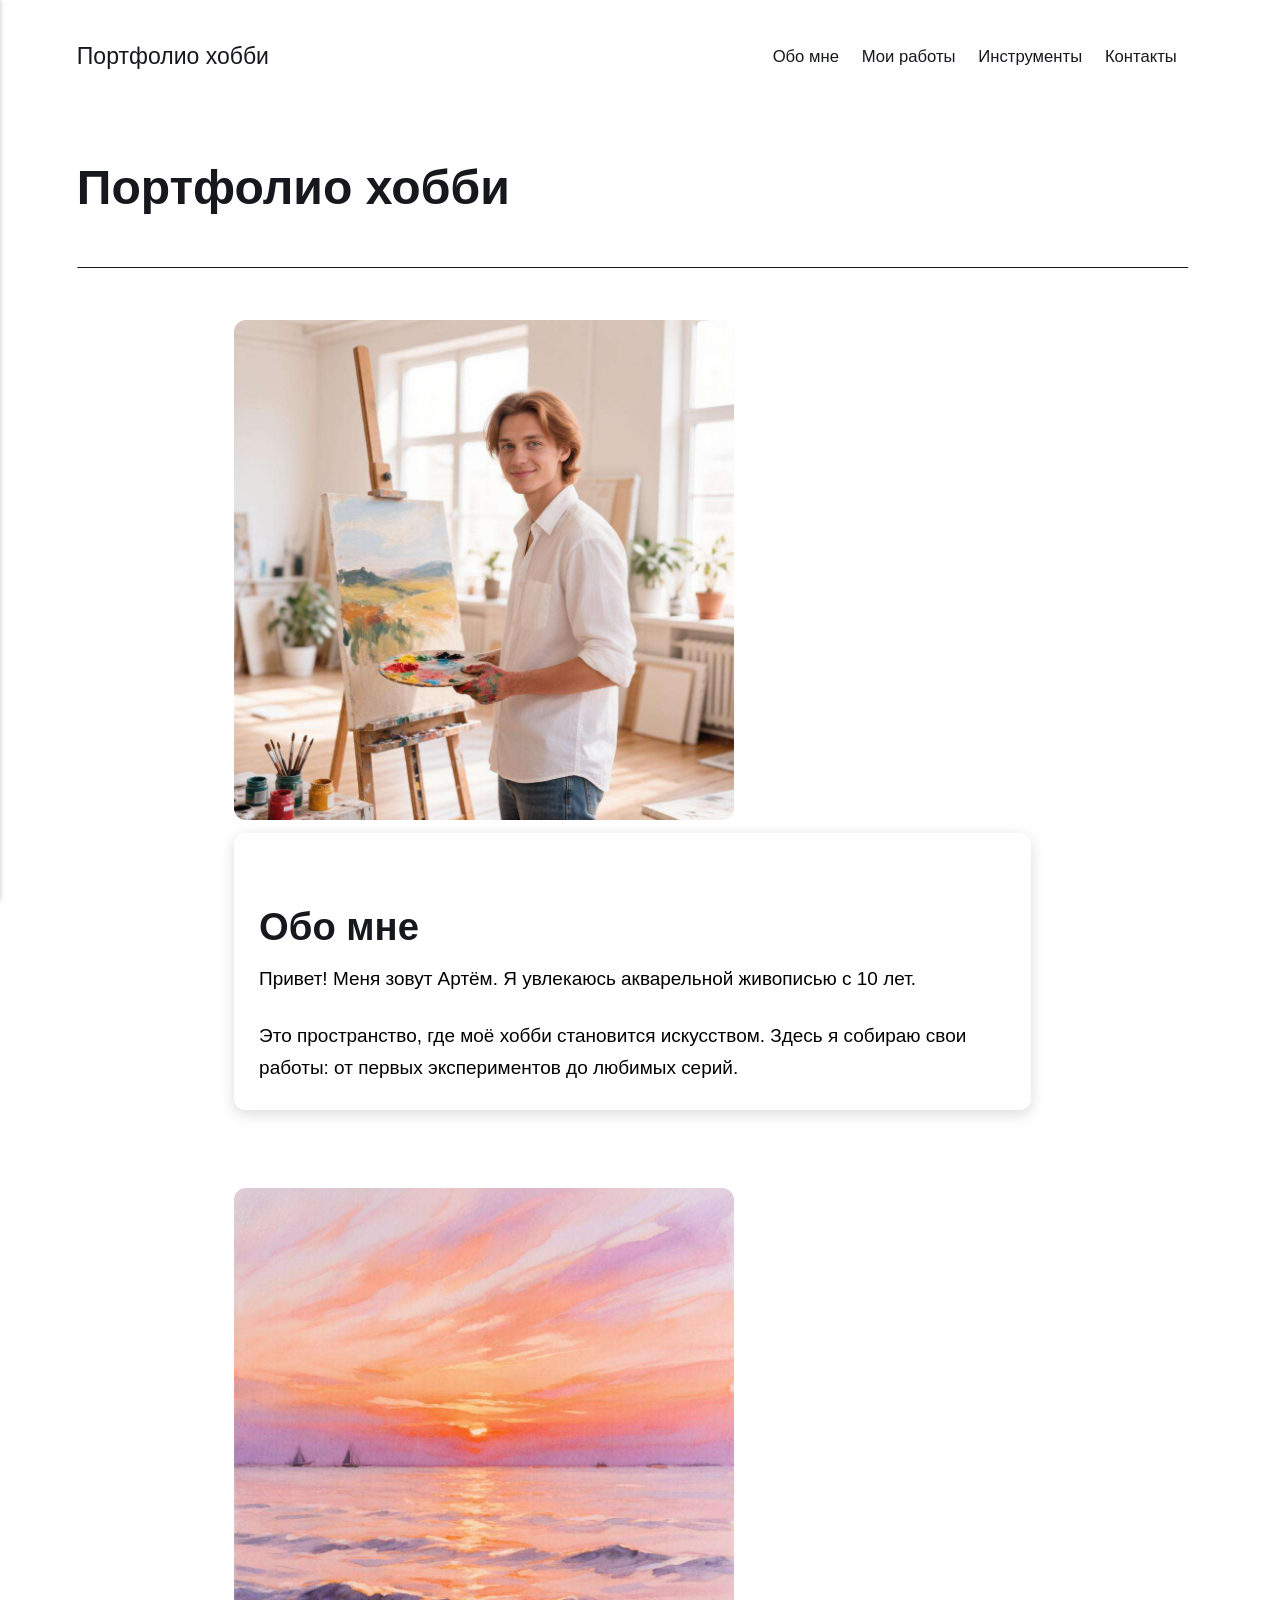
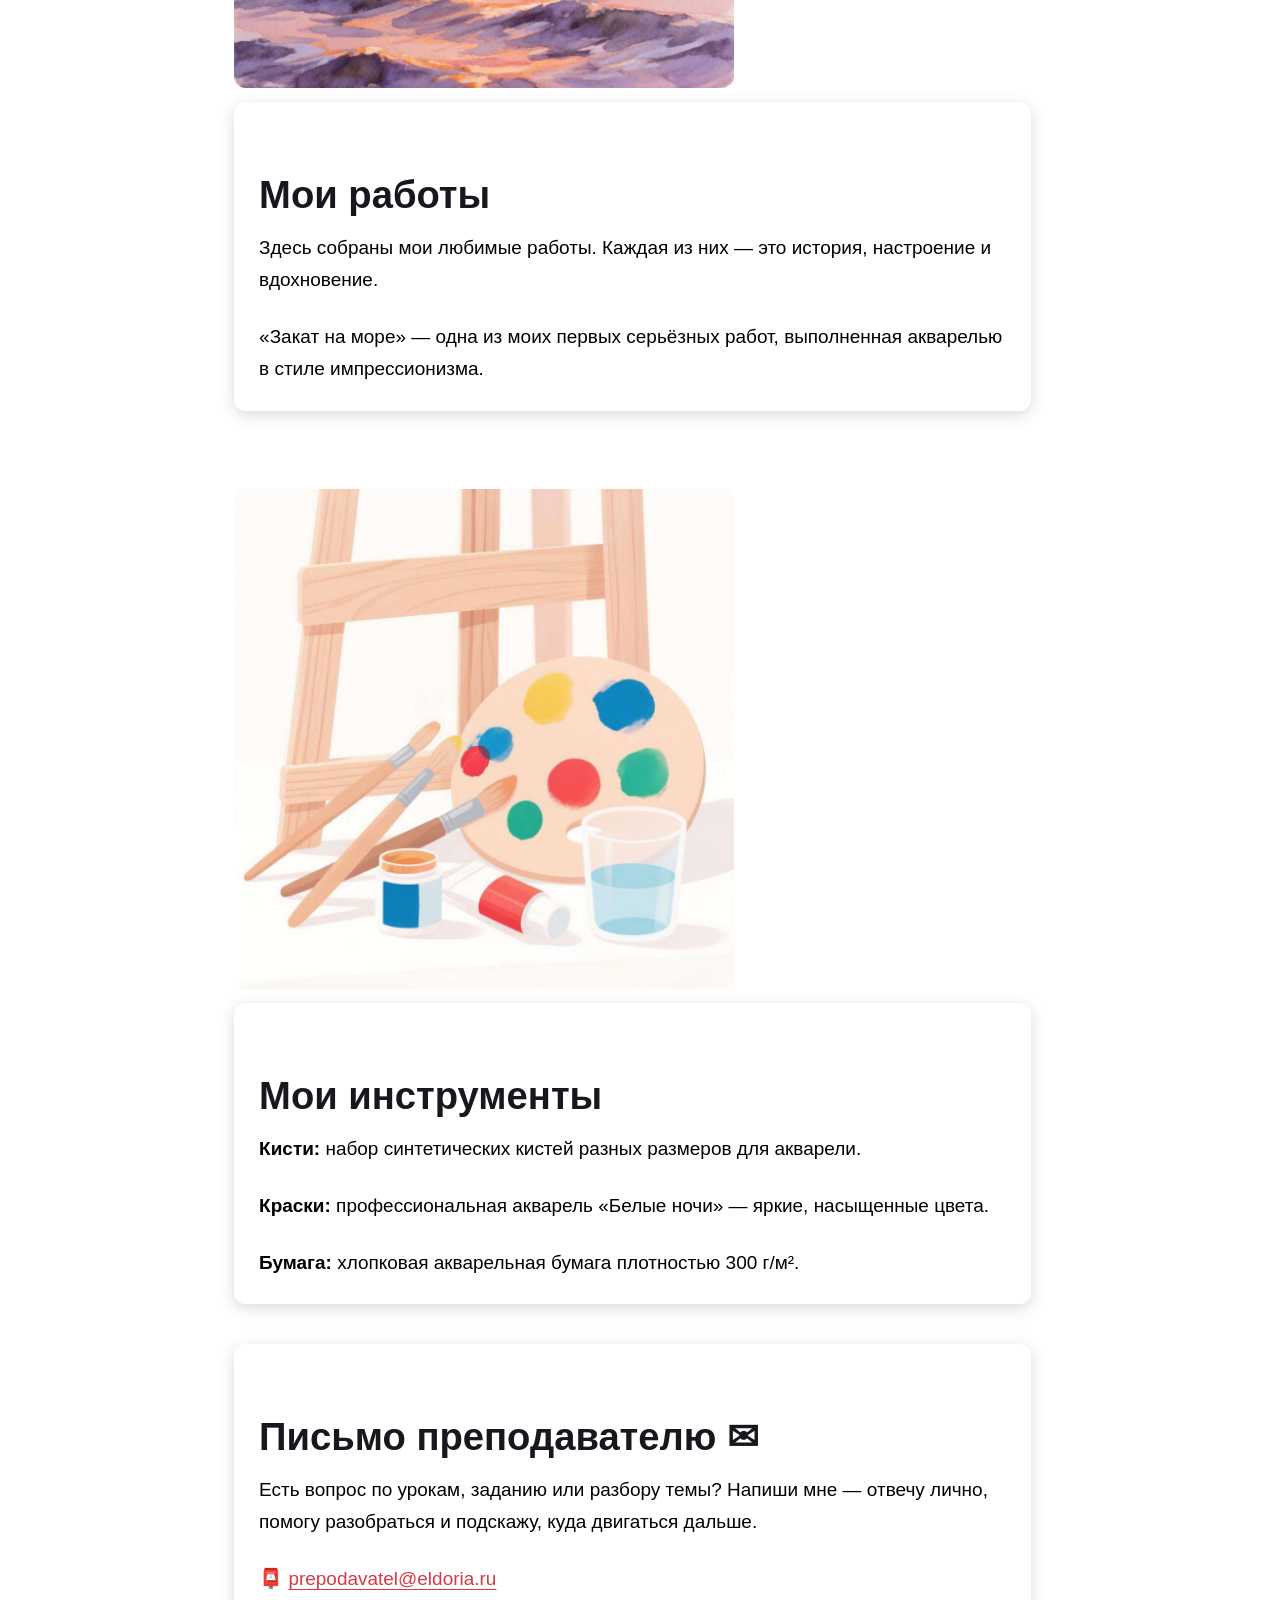
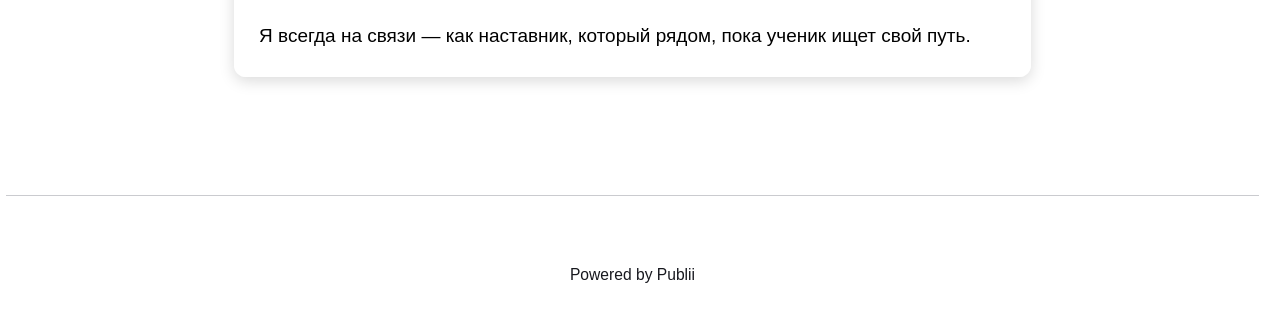
<file: index.html>
<!DOCTYPE html><html lang="en-gb"><head><meta charset="utf-8"><meta http-equiv="X-UA-Compatible" content="IE=edge"><meta name="viewport" content="width=device-width,initial-scale=1"><title>Портфолио хобби - Портфолио хобби</title><meta name="description" content="Обо мне Привет! Меня зовут Артём. Я увлекаюсь акварельной живописью с 10 лет. Это пространство, где моё хобби становится искусством. Здесь я собираю свои работы: от первых экспериментов до любимых серий. Здесь собраны мои любимые работы. Каждая из них — это история, настроение и вдохновение."><meta name="generator" content="Publii Open-Source CMS for Static Site"><link rel="canonical" href="./"><link rel="stylesheet" href="./assets/css/style.css?v&#x3D;ae92e1290906d1ebd7ad66adfafcbf0d"><script type="application/ld+json">{"@context":"http://schema.org","@type":"Article","mainEntityOfPage":{"@type":"WebPage","@id":"./"},"headline":"Портфолио хобби","datePublished":"2026-09-28T12:28+03:00","dateModified":"2026-09-28T13:26+03:00","description":"Обо мне Привет! Меня зовут Артём. Я увлекаюсь акварельной живописью с 10 лет. Это пространство, где моё хобби становится искусством. Здесь я собираю свои работы: от первых экспериментов до любимых серий. Здесь собраны мои любимые работы. Каждая из них — это история, настроение и вдохновение.","author":{"@type":"Person","name":"Калыкова Медина Кылычевна","url":"./authors/kalykova-medina-kylychevna/"},"publisher":{"@type":"Organization","name":"Калыкова Медина Кылычевна"}}</script><noscript><style>img[loading] {
                    opacity: 1;
                }</style></noscript></head><body class="page-template"><header class="top js-header"><a class="logo" href="./">Портфолио хобби</a><nav class="navbar js-navbar"><button class="navbar__toggle js-toggle" aria-label="Menu" aria-haspopup="true" aria-expanded="false"><span class="navbar__toggle-box"><span class="navbar__toggle-inner">Menu</span></span></button><ul class="navbar__menu"><li><a href="#about" target="_self">Обо мне</a></li><li><a href="#gallery" target="_self">Мои работы</a></li><li><a href="#tools" target="_self">Инструменты</a></li><li><a href="#contacts" target="_self">Контакты</a></li></ul></nav></header><main class="page"><article class="content"><div class="hero hero--noimage"><header class="hero__content"><div class="wrapper"><h1>Портфолио хобби</h1></div></header></div><div class="entry-wrapper content__entry"><figure class="post__image"><img loading="lazy" src="media/posts/1/avatar.jpeg" alt="Аватар" width="500" height="500" sizes="(max-width: 1920px) 100vw, 1920px" srcset="media/posts/1/responsive/avatar-xs.jpeg 640w, media/posts/1/responsive/avatar-sm.jpeg 768w, media/posts/1/responsive/avatar-md.jpeg 1024w, media/posts/1/responsive/avatar-lg.jpeg 1366w, media/posts/1/responsive/avatar-xl.jpeg 1600w, media/posts/1/responsive/avatar-2xl.jpeg 1920w"></figure><div class="text-bg"><h2 id="about">Обо мне</h2><p>Привет! Меня зовут Артём. Я увлекаюсь акварельной живописью с 10 лет.</p><p>Это пространство, где моё хобби становится искусством. Здесь я собираю свои работы: от первых экспериментов до любимых серий.</p></div><figure class="post__image"><img loading="lazy" src="media/posts/1/works.jpeg" alt="Мои работы" width="500" height="333" sizes="(max-width: 1920px) 100vw, 1920px" srcset="media/posts/1/responsive/works-xs.jpeg 640w, media/posts/1/responsive/works-sm.jpeg 768w, media/posts/1/responsive/works-md.jpeg 1024w, media/posts/1/responsive/works-lg.jpeg 1366w, media/posts/1/responsive/works-xl.jpeg 1600w, media/posts/1/responsive/works-2xl.jpeg 1920w"></figure><div class="text-bg"><h2 id="gallery">Мои работы</h2><p>Здесь собраны мои любимые работы. Каждая из них — это история, настроение и вдохновение.</p><p>«Закат на море» — одна из моих первых серьёзных работ, выполненная акварелью в стиле импрессионизма.</p></div><figure class="post__image"><img loading="lazy" src="media/posts/1/tools.jpeg" alt="Инструменты" width="500" height="333" sizes="(max-width: 1920px) 100vw, 1920px" srcset="media/posts/1/responsive/tools-xs.jpeg 640w, media/posts/1/responsive/tools-sm.jpeg 768w, media/posts/1/responsive/tools-md.jpeg 1024w, media/posts/1/responsive/tools-lg.jpeg 1366w, media/posts/1/responsive/tools-xl.jpeg 1600w, media/posts/1/responsive/tools-2xl.jpeg 1920w"></figure><div class="text-bg"><h2 id="tools">Мои инструменты</h2><p><strong>Кисти:</strong> набор синтетических кистей разных размеров для акварели.</p><p><strong>Краски:</strong> профессиональная акварель «Белые ночи» — яркие, насыщенные цвета.</p><p><strong>Бумага:</strong> хлопковая акварельная бумага плотностью 300 г/м².</p></div><div class="text-bg"><h2 id="contacts">Письмо преподавателю ✉</h2><p>Есть вопрос по урокам, заданию или разбору темы? Напиши мне — отвечу лично, помогу разобраться и подскажу, куда двигаться дальше.</p><p>📮 <a href="mailto:prepodavatel@eldoria.ru">prepodavatel@eldoria.ru</a></p><p>Я всегда на связи — как наставник, который рядом, пока ученик ищет свой путь.</p></div></div></article></main><footer class="footer"><div class="wrapper"><div class="footer__copyright"><p>Powered by Publii</p></div><button id="backToTop" class="footer__bttop" aria-label="Back to top" title="Back to top"><svg width="20" height="20"><use xlink:href="./assets/svg/svg-map.svg#toparrow"/></svg></button></div></footer><script defer="defer" src="./assets/js/scripts.min.js?v&#x3D;dafec4f87fead6718cb125f0b0fc8441"></script><script>window.publiiThemeMenuConfig={mobileMenuMode:'sidebar',animationSpeed:300,submenuWidth: 'auto',doubleClickTime:500,mobileMenuExpandableSubmenus:true,relatedContainerForOverlayMenuSelector:'.top'};</script><script>var images = document.querySelectorAll('img[loading]');
        for (var i = 0; i < images.length; i++) {
            if (images[i].complete) {
                images[i].classList.add('is-loaded');
            } else {
                images[i].addEventListener('load', function () {
                    this.classList.add('is-loaded');
                }, false);
            }
        }</script></body></html>
</file>
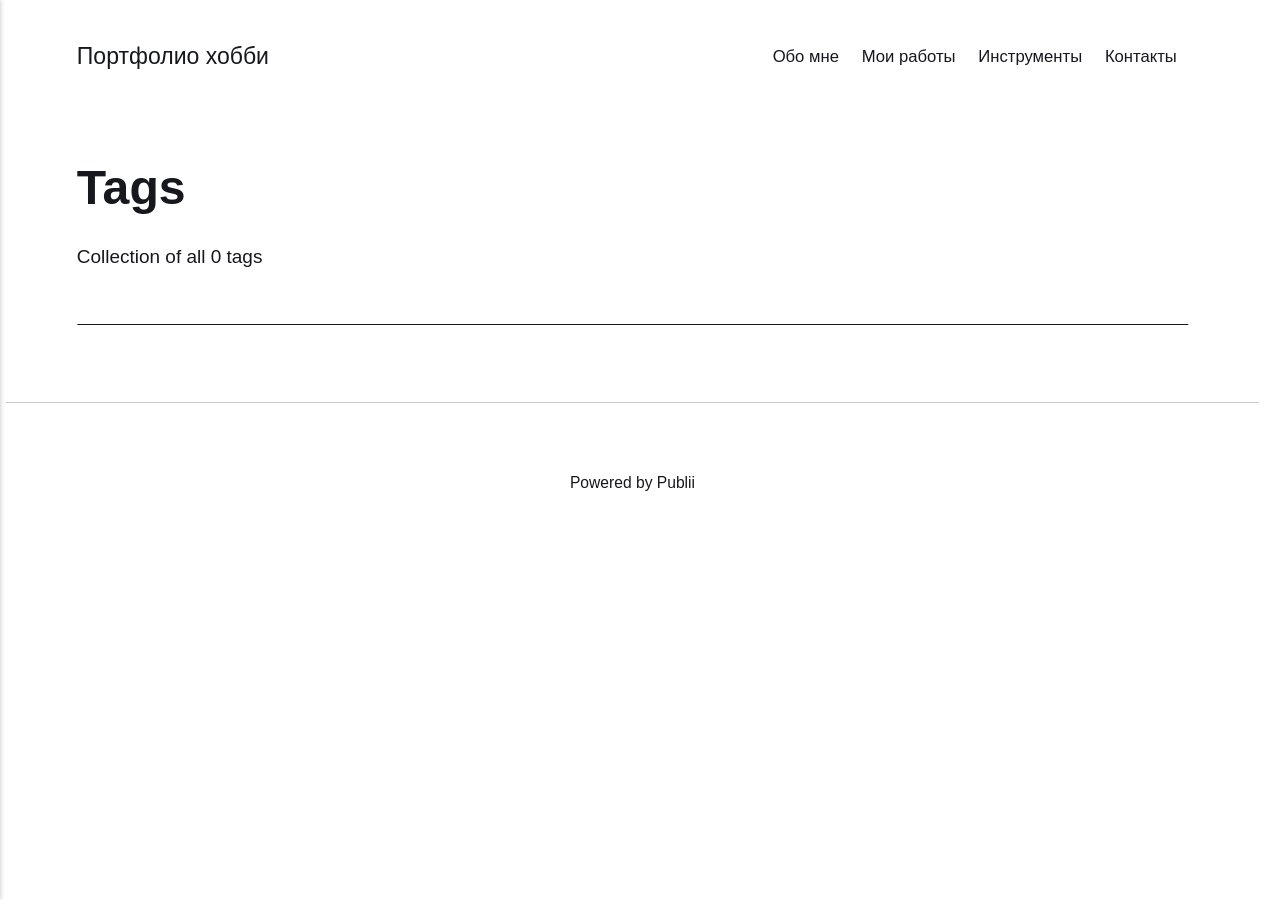
<file: tags/index.html>
<!DOCTYPE html><html lang="en-gb"><head><meta charset="utf-8"><meta http-equiv="X-UA-Compatible" content="IE=edge"><meta name="viewport" content="width=device-width,initial-scale=1"><title>All tags - Портфолио хобби</title><meta name="robots" content="noindex, follow"><meta name="generator" content="Publii Open-Source CMS for Static Site"><link rel="stylesheet" href="./../assets/css/style.css?v&#x3D;ae92e1290906d1ebd7ad66adfafcbf0d"><script type="application/ld+json">{"@context":"http://schema.org","@type":"Organization","name":"Портфолио хобби","url":"./../"}</script><noscript><style>img[loading] {
                    opacity: 1;
                }</style></noscript></head><body class="tags-template"><header class="top js-header"><a class="logo" href="./../">Портфолио хобби</a><nav class="navbar js-navbar"><button class="navbar__toggle js-toggle" aria-label="Menu" aria-haspopup="true" aria-expanded="false"><span class="navbar__toggle-box"><span class="navbar__toggle-inner">Menu</span></span></button><ul class="navbar__menu"><li><a href="#about" target="_self">Обо мне</a></li><li><a href="#gallery" target="_self">Мои работы</a></li><li><a href="#tools" target="_self">Инструменты</a></li><li><a href="#contacts" target="_self">Контакты</a></li></ul></nav></header><main class="page page--tags"><div class="hero hero--noimage"><header class="hero__content"><div class="wrapper"><h1>Tags</h1><p class="page__desc">Collection of all 0 tags</p></div></header></div><div class="wrapper"><ul class="feed feed--grid"></ul></div></main><footer class="footer"><div class="wrapper"><div class="footer__copyright"><p>Powered by Publii</p></div><button id="backToTop" class="footer__bttop" aria-label="Back to top" title="Back to top"><svg width="20" height="20"><use xlink:href="./../assets/svg/svg-map.svg#toparrow"/></svg></button></div></footer><script defer="defer" src="./../assets/js/scripts.min.js?v&#x3D;dafec4f87fead6718cb125f0b0fc8441"></script><script>window.publiiThemeMenuConfig={mobileMenuMode:'sidebar',animationSpeed:300,submenuWidth: 'auto',doubleClickTime:500,mobileMenuExpandableSubmenus:true,relatedContainerForOverlayMenuSelector:'.top'};</script><script>var images = document.querySelectorAll('img[loading]');
        for (var i = 0; i < images.length; i++) {
            if (images[i].complete) {
                images[i].classList.add('is-loaded');
            } else {
                images[i].addEventListener('load', function () {
                    this.classList.add('is-loaded');
                }, false);
            }
        }</script></body></html>
</file>
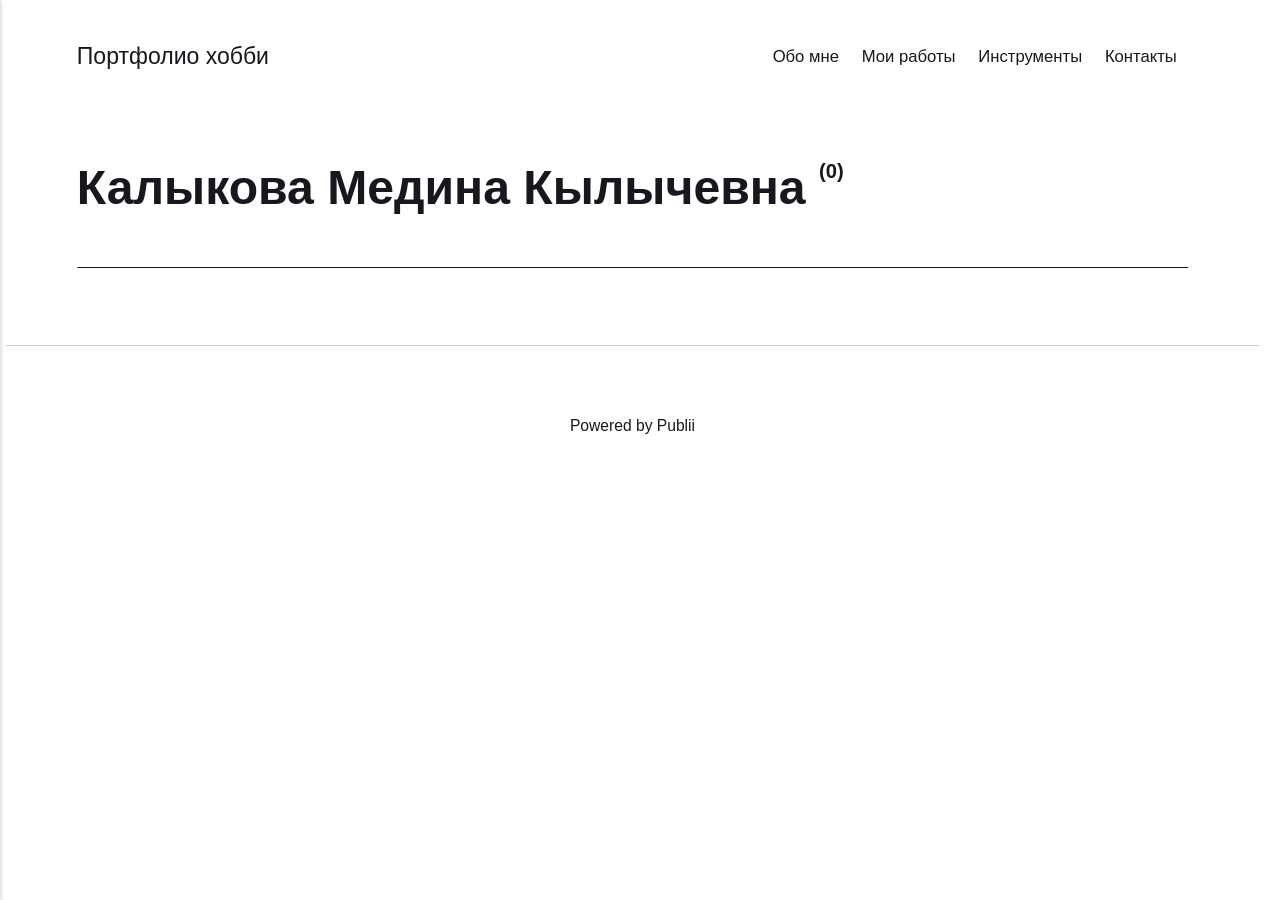
<file: authors/kalykova-medina-kylychevna/index.html>
<!DOCTYPE html><html lang="en-gb"><head><meta charset="utf-8"><meta http-equiv="X-UA-Compatible" content="IE=edge"><meta name="viewport" content="width=device-width,initial-scale=1"><title>Author: Калыкова Медина Кылычевна - Портфолио хобби</title><meta name="robots" content="noindex, follow"><meta name="generator" content="Publii Open-Source CMS for Static Site"><link rel="stylesheet" href="./../../assets/css/style.css?v&#x3D;ae92e1290906d1ebd7ad66adfafcbf0d"><script type="application/ld+json">{"@context":"http://schema.org","@type":"Organization","name":"Портфолио хобби","url":"./../../"}</script><noscript><style>img[loading] {
                    opacity: 1;
                }</style></noscript></head><body class="author-template"><header class="top js-header"><a class="logo" href="./../../">Портфолио хобби</a><nav class="navbar js-navbar"><button class="navbar__toggle js-toggle" aria-label="Menu" aria-haspopup="true" aria-expanded="false"><span class="navbar__toggle-box"><span class="navbar__toggle-inner">Menu</span></span></button><ul class="navbar__menu"><li><a href="#about" target="_self">Обо мне</a></li><li><a href="#gallery" target="_self">Мои работы</a></li><li><a href="#tools" target="_self">Инструменты</a></li><li><a href="#contacts" target="_self">Контакты</a></li></ul></nav></header><main class="page page--author"><div class="hero hero--noimage"><header class="hero__content"><div class="wrapper page--author__wrapper"><div><h1>Калыкова Медина Кылычевна <sup>(0)</sup></h1></div></div></header></div><div class="wrapper feed"></div></main><footer class="footer"><div class="wrapper"><div class="footer__copyright"><p>Powered by Publii</p></div><button id="backToTop" class="footer__bttop" aria-label="Back to top" title="Back to top"><svg width="20" height="20"><use xlink:href="./../../assets/svg/svg-map.svg#toparrow"/></svg></button></div></footer><script defer="defer" src="./../../assets/js/scripts.min.js?v&#x3D;dafec4f87fead6718cb125f0b0fc8441"></script><script>window.publiiThemeMenuConfig={mobileMenuMode:'sidebar',animationSpeed:300,submenuWidth: 'auto',doubleClickTime:500,mobileMenuExpandableSubmenus:true,relatedContainerForOverlayMenuSelector:'.top'};</script><script>var images = document.querySelectorAll('img[loading]');
        for (var i = 0; i < images.length; i++) {
            if (images[i].complete) {
                images[i].classList.add('is-loaded');
            } else {
                images[i].addEventListener('load', function () {
                    this.classList.add('is-loaded');
                }, false);
            }
        }</script></body></html>
</file>
<file: assets/css/style.css>
:root{--page-margin:6vw;--page-width:66rem;--entry-width:42rem;--navbar-height:4.4rem;--border-radius:3px;--baseline:0.28333rem;--gallery-gap:calc(var(--baseline) * 1.5);--body-font:-apple-system,BlinkMacSystemFont,"Segoe UI",Roboto,Oxygen,Ubuntu,Cantarell,"Fira Sans","Droid Sans","Helvetica Neue",Arial,sans-serif,"Apple Color Emoji","Segoe UI Emoji","Segoe UI Symbol";--heading-font:-apple-system,BlinkMacSystemFont,"Segoe UI",Roboto,Oxygen,Ubuntu,Cantarell,"Fira Sans","Droid Sans","Helvetica Neue",Arial,sans-serif,"Apple Color Emoji","Segoe UI Emoji","Segoe UI Symbol";--logo-font:var(--body-font);--menu-font:var(--body-font);--font-size:clamp(1.1rem, 1.1rem + (0.09999999999999987 * ((100vw - 20rem) / 70)), 1.2rem);--font-weight-normal:400;--font-weight-bold:600;--line-height:1.7;--letter-spacing:0em;--headings-weight:500;--headings-transform:none;--headings-style:normal;--headings-letter-spacing:0em;--headings-line-height:1.2;--hero-height:50vh;--feed-image-size:8rem;--white:#FFFFFF;--black:#17181E;--helper:#FFFFFF;--dark:#17181E;--gray:#57585a;--light:#CACBCF;--lighter:#F3F3F3;--page-bg:#FFFFFF;--color:#D73A42;--text-color:#17181E;--headings-color:#17181E;--link-color:#17181E;--link-color-hover:#D73A42;--nav-link-color:#17181E;--nav-link-color-hover:#17181E;--logo-color:#17181E;--highlight-color:#FFC700;--info-color:#67B1F3;--success-color:#00A563;--warning-color:#EE4E4E}@media all and (min-width:56.25em){:root{--navbar-height:6rem}}@media (prefers-color-scheme:dark){:root{--white:#FFFFFF;--black:#1e1e1e;--helper:#1e1e1e;--dark:#CECBCB;--gray:#9D9D9D;--light:#373737;--lighter:#1e1e1e;--page-bg:#181818;--color:#FFC074;--text-color:#BFBFBF;--headings-color:#EEEDED;--link-color:#EEEDED;--link-color-hover:#FFC074;--nav-link-color:rgba(255,255,255,1);--nav-link-color-hover:rgba(255,255,255,.7);--logo-color:#FFFFFF;--highlight-color:#F6DC90;--info-color:#5B9ED5;--success-color:#54A468;--warning-color:#FB6762}}*,:after,:before{-webkit-box-sizing:border-box;box-sizing:border-box;margin:0;padding:0}article,aside,footer,header,hgroup,main,nav,section{display:block}li{list-style:none}img{height:auto;max-width:100%;vertical-align:top}button,input,select,textarea{font:inherit}address{font-style:normal}::-moz-selection{background:var(--color);color:var(--white)}::selection{background:var(--color);color:var(--white)}:focus-visible{outline:2px solid var(--color)!important;outline-offset:2px}html{font-size:var(--font-size);-webkit-font-smoothing:antialiased;-moz-osx-font-smoothing:grayscale;scroll-behavior:smooth;scrollbar-gutter:stable}html.no-scroll{overflow:hidden;position:fixed}body{background:var(--page-bg);color:var(--text-color);font-family:var(--body-font);font-variation-settings:"wght" var(--font-weight-normal);letter-spacing:var(--letter-spacing);line-height:var(--line-height);-ms-scroll-chaining:none;overscroll-behavior:none}a{color:var(--link-color);-webkit-transition:all .24s ease-out;transition:all .24s ease-out}a:hover{color:var(--link-color-hover)}a:active{color:var(--link-color-hover)}a:focus{outline:0}a{text-decoration:none}.invert{color:var(--link-color-hover);-webkit-transition:all .24s ease-out;transition:all .24s ease-out}.invert:hover{color:var(--link-color)}.invert:active{color:var(--link-color)}.invert:focus{outline:0}dl,ol,p,ul{margin-top:calc(var(--baseline) * 4 + .25vw)}blockquote,figure,hr,pre,table{margin-top:calc(var(--baseline) * 6 + .5vw);margin-bottom:calc(var(--baseline) * 6 + .5vw)}h1,h2,h3,h4,h5,h6{color:var(--headings-color);font-family:var(--heading-font);font-variation-settings:"wght" var(--headings-weight);font-style:var(--headings-style);-ms-hyphens:manual;hyphens:manual;letter-spacing:var(--headings-letter-spacing);line-height:var(--headings-line-height);margin-top:calc(var(--baseline) * 6 + 1vw);text-transform:var(--headings-transform)}.h1,h1{font-size:clamp(1.5710900065rem, 1.5710900065rem + 1.424540906 * (100vw - 20rem) / 70, 2.9956309125rem);font-family:var(--heading-font)}.h2,h2{font-size:clamp(1.3808408252rem, 1.3808408252rem + .9332127447 * (100vw - 20rem) / 70, 2.3140535699rem)}.h3,h3{font-size:clamp(1.2136296308rem, 1.2136296308rem + .4621997101 * (100vw - 20rem) / 70, 1.6758293408rem)}.h4,h4{font-size:clamp(1.1377777785rem, 1.1377777785rem + .1567604947 * (100vw - 20rem) / 70, 1.2945382732rem)}.h5,h5{font-size:clamp(1.066666667rem, 1.066666667rem + .0711111115 * (100vw - 20rem) / 70, 1.1377777785rem)}.h6,h6{font-size:clamp(1rem, 1rem + 0 * (100vw - 20rem) / 70, 1rem)}h2+*,h3+*,h4+*,h5+*,h6+*{margin-top:calc(var(--baseline) * 2 + .25vw)}b,strong{font-variation-settings:"wght" var(--font-weight-bold)}blockquote{border-top:2px solid var(--dark);border-bottom:2px solid var(--dark);color:var(--headings-color);font-family:var(--heading-font);font-style:italic;font-variation-settings:"wght" var(--font-weight-bold);padding:calc(var(--baseline) * 6 + 1vw) 2rem;font-size:clamp(1.1377777785rem, 1.1377777785rem + .1567604947 * (100vw - 20rem) / 70, 1.2945382732rem)}blockquote>:first-child{margin-top:0}ol,ul{margin-left:3ch}ol>li,ul>li{list-style:inherit;padding:0 0 var(--baseline) 1ch}dl dt{font-variation-settings:"wght" var(--font-weight-bold)}pre{background-color:var(--lighter);font-size:.8239746086rem;padding:calc(var(--baseline) * 6);white-space:pre-wrap;word-wrap:break-word}pre>code{color:var(--text-color);display:inline-block;font-size:inherit;padding:0}code{background-color:var(--lighter);color:var(--color);font-size:.8239746086rem;font-family:Menlo,Monaco,Consolas,Courier New,monospace}table{border:1px solid var(--light);border-collapse:collapse;border-spacing:0;vertical-align:top;text-align:left;width:100%}@media all and (max-width:37.4375em){table{display:block;overflow-x:auto}}table th{font-variation-settings:"wght" var(--font-weight-bold);padding:calc(var(--baseline) * 2.5) calc(var(--baseline) * 4)}table td{border-top:1px solid var(--light);padding:calc(var(--baseline) * 2.5) calc(var(--baseline) * 4)}.table-striped tr:nth-child(2n){background:var(--lighter)}.table-bordered td,.table-bordered th{border:1px solid var(--light)}.table-title th{background:var(--lighter)}figcaption{clear:both;color:var(--gray);font-style:italic;font-size:.7241964329rem;padding:calc(var(--baseline) * 3) 0 0;text-align:center}kbd{background:var(--dark);border-radius:2px;color:var(--white);font-family:Menlo,Monaco,Consolas,Courier New,monospace;font-size:.8789062495rem;padding:calc(var(--baseline) * .5) calc(var(--baseline) * 1.5)}sub,sup{font-size:65%}small{font-size:.8789062495rem}.separator,hr{background:0 0;border:none;height:auto;line-height:1;max-width:none;text-align:center}.separator::before,hr::before{content:"•••";color:var(--dark);font-size:1rem;font-variation-settings:"wght" var(--font-weight-bold);letter-spacing:1.1377777785rem;padding-left:1.1377777785rem}.separator--dot::before{content:"•";color:var(--dark);font-size:1rem;font-variation-settings:"wght" var(--font-weight-bold);letter-spacing:1.1377777785rem;padding-left:1.1377777785rem}.separator--long-line{position:relative}.separator--long-line::before{content:"";height:1rem}.separator--long-line::after{border-top:1px solid var(--light);content:"";height:1px;position:absolute;width:100%;top:50%;left:0}.btn,[type=button],[type=submit],button{align-items:center;background:0 0;border:1px solid var(--dark);border-radius:calc(var(--border-radius) * 10);color:var(--dark);cursor:pointer;display:inline-flex;font-family:var(--menu-font);font-size:.8239746086rem;font-variation-settings:"wght" var(--font-weight-bold);overflow:hidden;padding:calc(var(--baseline) * 2) calc(var(--baseline) * 4);text-align:center;-webkit-transition:all .24s ease-out;transition:all .24s ease-out;vertical-align:middle;will-change:transform}@media all and (max-width:19.9375em){.btn,[type=button],[type=submit],button{width:100%}}.btn:active,.btn:focus,.btn:hover,[type=button]:active,[type=button]:focus,[type=button]:hover,[type=submit]:active,[type=submit]:focus,[type=submit]:hover,button:active,button:focus,button:hover{background-color:var(--dark);color:var(--helper)}.btn--icon{gap:.3rem;justify-content:center}.btn--icon svg{stroke:currentColor}@media all and (min-width:20em){.btn+.btn,.btn+[type=button],.btn+[type=submit],.btn+button,[type=button]+.btn,[type=button]+[type=button],[type=button]+[type=submit],[type=button]+button,[type=submit]+.btn,[type=submit]+[type=button],[type=submit]+[type=submit],[type=submit]+button,button+.btn,button+[type=button],button+[type=submit],button+button{margin-left:calc(var(--baseline) * 2)}}@media all and (max-width:37.4375em){.btn+.btn,.btn+[type=button],.btn+[type=submit],.btn+button,[type=button]+.btn,[type=button]+[type=button],[type=button]+[type=submit],[type=button]+button,[type=submit]+.btn,[type=submit]+[type=button],[type=submit]+[type=submit],[type=submit]+button,button+.btn,button+[type=button],button+[type=submit],button+button{margin-bottom:calc(var(--baseline) * 2)}}.btn:disabled,.btn[disabled],[disabled][type=button],[disabled][type=submit],[type=button]:disabled,[type=submit]:disabled,button:disabled,button[disabled]{background-color:var(--light);border-color:var(--light);color:var(--gray);cursor:not-allowed;pointer-events:none}[type=button],[type=submit],button{-webkit-appearance:none;-moz-appearance:none}::-webkit-search-cancel-button{-webkit-appearance:none}fieldset{border:1px solid var(--light);margin:calc(var(--baseline) * 6 + 1vw) 0 0;padding:calc(var(--baseline) * 6)}fieldset>legend{margin-left:-1rem;padding:0 1rem}legend{font-variation-settings:"wght" 500;padding:0}label{font-variation-settings:"wght" 500;margin:0 calc(var(--baseline) * 4) calc(var(--baseline) * 3) 0}[type=email],[type=number],[type=search],[type=tel],[type=text],[type=url],select,textarea{background-color:var(--page-bg);border:none;border:1px solid var(--light);color:var(--text-color);font-size:1rem;outline:0;padding:calc(var(--baseline) * 1.2) calc(var(--baseline) * 3);vertical-align:middle;width:100%}@media all and (min-width:37.5em){[type=email],[type=number],[type=search],[type=tel],[type=text],[type=url],select,textarea{width:auto}}[type=email],[type=number],[type=search],[type=tel],[type=text],[type=url],select,textarea{-webkit-appearance:none;-moz-appearance:none}[type=email]:focus,[type=number]:focus,[type=search]:focus,[type=tel]:focus,[type=text]:focus,[type=url]:focus,select:focus,textarea:focus{border-color:var(--dark)}input[type=checkbox],input[type=radio]{opacity:0;position:absolute}input[type=checkbox]+label,input[type=radio]+label{position:relative;margin-left:-1px;cursor:pointer;padding:0}input[type=checkbox]+label:before,input[type=radio]+label:before{background-color:var(--white);border:1px solid var(--light);border-radius:2px;content:"";display:inline-block;height:calc(var(--baseline) * 5);line-height:calc(var(--baseline) * 5);margin-right:calc(var(--baseline) * 4);vertical-align:middle;text-align:center;width:calc(var(--baseline) * 5)}input[type=checkbox]:checked+label:before,input[type=radio]:checked+label:before{content:"";background-image:url("data:image/svg+xml;charset=UTF-8,%3csvg xmlns='http://www.w3.org/2000/svg' viewBox='0 0 11 8'%3e%3cpolygon points='9.53 0 4.4 5.09 1.47 2.18 0 3.64 2.93 6.54 4.4 8 5.87 6.54 11 1.46 9.53 0' fill='%23d73a42'/%3e%3c/svg%3e");background-repeat:no-repeat;background-size:11px 8px;background-position:50% 50%}input[type=radio]+label:before{border-radius:50%}input[type=radio]:checked+label:before{background-image:url("data:image/svg+xml;charset=UTF-8,%3csvg xmlns='http://www.w3.org/2000/svg' viewBox='0 0 8 8'%3e%3ccircle cx='4' cy='4' r='4' fill='%23d73a42'/%3e%3c/svg%3e")}[type=file]{margin-bottom:calc(var(--baseline) * 6);width:100%}select{max-width:100%;width:auto;position:relative}select:not([multiple]){background:url('data:image/svg+xml;utf8,<svg xmlns="http://www.w3.org/2000/svg" viewBox="0 0 6 6"><polygon points="3 6 3 6 0 0 6 0 3 6" fill="%238a8b8c"/></svg>') no-repeat 90% 50%;background-size:8px;padding-right:calc(var(--baseline) * 12)}select[multiple]{border:1px solid var(--light);padding:calc(var(--baseline) * 6);width:100%}select[multiple]:hover{border-color:var(--light)}select[multiple]:focus{border-color:var(--dark)}select[multiple]:disabled{background-color:var(--light);cursor:not-allowed}select[multiple]:disabled:hover{border-color:var(--light)}textarea{display:block;overflow:auto;resize:vertical;max-width:100%}.top{align-items:center;display:flex;height:var(--navbar-height);position:relative;padding:0 var(--page-margin);-webkit-transition:background .5s ease;transition:background .5s ease;width:100%;z-index:2}@media all and (min-width:56.25em){.top{justify-content:space-between;height:var(--navbar-height)}}.top.sticky{background:var(--page-bg);position:sticky;top:-100px;-webkit-animation:slideDown .5s cubic-bezier(.17,.67,0,1) forwards;animation:slideDown .5s cubic-bezier(.17,.67,0,1) forwards}@-webkit-keyframes slideDown{from{opacity:0;top:-100px}to{opacity:1;top:0}}@keyframes slideDown{from{opacity:0;top:-100px}to{opacity:1;top:0}}.logo{color:var(--logo-color)!important;font-size:1.2136296308rem;font-family:var(--logo-font);font-variation-settings:"wght" var(--font-weight-bold);margin-right:auto;order:1}.logo>img{height:var(--navbar-height);-o-object-fit:contain;object-fit:contain;padding:calc(var(--baseline) * 2) 0;width:auto}.search{order:2}@media all and (min-width:56.25em){.search{order:3}}.search__btn{border-color:var(--light);margin:0;height:2.2rem;padding:0;width:2.2rem}@media all and (min-width:56.25em){.search__btn{margin-left:2rem}}.search__btn:focus,.search__btn:hover{border-color:var(--dark)}.search__form{display:flex;justify-content:space-between;width:100%}.search__form button{width:auto;flex-shrink:0}.search__input{background:0 0;border:none;border-bottom:1px solid var(--dark);display:block;font-family:var(--heading-font);padding:0;width:90%}.search__input:focus-visible{outline:0!important}.search__overlay{background-color:var(--page-bg);-webkit-box-shadow:0 3px 30px rgba(0,0,0,.05);box-shadow:0 3px 30px rgba(0,0,0,.05);left:0;opacity:0;position:fixed;-webkit-transition:all .24s ease-out;transition:all .24s ease-out;top:0;visibility:hidden;width:100%;z-index:2005}.search__overlay-inner{-webkit-animation:slideininput .24s 1s forwards;animation:slideininput .24s 1s forwards;align-items:center;display:flex;height:calc(var(--navbar-height) * 3);justify-content:space-between;padding:0 var(--page-margin);opacity:0;scale:0.9}@-webkit-keyframes slideininput{60%{opacity:0;scale:0.9}100%{opacity:1;scale:1}}@keyframes slideininput{60%{opacity:0;scale:0.9}100%{opacity:1;scale:1}}.search__overlay.expanded{-webkit-transform:translate(0,0);transform:translate(0,0);opacity:1;display:block;visibility:visible}.navbar{order:3}.navbar .navbar__menu{display:flex;flex-wrap:wrap;list-style:none;margin:0;padding:0}@media all and (max-width:56.1875em){.navbar .navbar__menu{display:none}}.navbar .navbar__menu li{font-family:var(--menu-font);display:block;font-size:.8789062495rem;line-height:var(--line-height);font-variation-settings:"wght" 500;padding:0;position:relative;width:auto}.navbar .navbar__menu li a,.navbar .navbar__menu li span[role=button]{color:var(--nav-link-color);display:block;padding:0 .6rem;-webkit-transition:all .24s ease-out;transition:all .24s ease-out;cursor:pointer}.navbar .navbar__menu li a:active,.navbar .navbar__menu li a:focus,.navbar .navbar__menu li a:hover,.navbar .navbar__menu li span[role=button]:active,.navbar .navbar__menu li span[role=button]:focus,.navbar .navbar__menu li span[role=button]:hover{color:var(--nav-link-color-hover);outline:0}.navbar .navbar__menu li span:not([role=button]){color:var(--nav-link-color);cursor:default;display:block;padding:0 .6rem}.navbar .navbar__menu>li:focus-within>a,.navbar .navbar__menu>li:focus-within>span[role=button],.navbar .navbar__menu>li:hover>a,.navbar .navbar__menu>li:hover>span[role=button]{color:var(--nav-link-color-hover)}.navbar .has-submenu:active>.navbar__submenu,.navbar .has-submenu:focus-within>.navbar__submenu,.navbar .has-submenu:hover>.navbar__submenu{left:0;opacity:1;-webkit-transform:scale(1);transform:scale(1);visibility:visible;margin-top:.8rem}.navbar .has-submenu:active>.navbar__submenu:before,.navbar .has-submenu:focus-within>.navbar__submenu:before,.navbar .has-submenu:hover>.navbar__submenu:before{content:"";height:1rem;left:0;position:absolute;width:100%;top:-1rem}.navbar .has-submenu:active>.navbar__submenu.is-right-submenu,.navbar .has-submenu:focus-within>.navbar__submenu.is-right-submenu,.navbar .has-submenu:hover>.navbar__submenu.is-right-submenu{left:auto;right:0;-webkit-transform-origin:right top;transform-origin:right top}.navbar .has-submenu .has-submenu:active>.navbar__submenu,.navbar .has-submenu .has-submenu:focus-within>.navbar__submenu,.navbar .has-submenu .has-submenu:hover>.navbar__submenu{top:0;margin-top:0}.navbar .has-submenu .has-submenu:active>.navbar__submenu.is-right-submenu,.navbar .has-submenu .has-submenu:focus-within>.navbar__submenu.is-right-submenu,.navbar .has-submenu .has-submenu:hover>.navbar__submenu.is-right-submenu{left:auto;right:0;-webkit-transform-origin:right top;transform-origin:right top}.navbar .navbar__submenu{background:var(--lighter);border-radius:calc(var(--border-radius) * 4);left:-9999px;list-style-type:none;margin:0;padding:1rem .85rem;position:absolute;visibility:hidden;white-space:nowrap;z-index:1;opacity:0;-webkit-transform:scale(.8);transform:scale(.8);-webkit-transform-origin:0 top;transform-origin:0 top;-webkit-transition:opacity .15s,-webkit-transform .3s cubic-bezier(.275, 1.375, .8, 1);transition:opacity .15s,-webkit-transform .3s cubic-bezier(.275, 1.375, .8, 1);transition:opacity .15s,transform .3s cubic-bezier(.275, 1.375, .8, 1);transition:opacity .15s,transform .3s cubic-bezier(.275, 1.375, .8, 1),-webkit-transform .3s cubic-bezier(.275, 1.375, .8, 1)}.navbar .navbar__submenu__submenu{z-index:2}.navbar .navbar__submenu li{line-height:1.5;font-size:.8789062495rem}.navbar .navbar__submenu li a,.navbar .navbar__submenu li span[role=button]{border-radius:calc(var(--border-radius) * 3);color:var(--nav-link-color-hover);padding:.5rem 1rem;-webkit-transition:all .24s ease;transition:all .24s ease}.navbar .navbar__submenu li a:active,.navbar .navbar__submenu li a:focus,.navbar .navbar__submenu li a:hover,.navbar .navbar__submenu li span[role=button]:active,.navbar .navbar__submenu li span[role=button]:focus,.navbar .navbar__submenu li span[role=button]:hover{background:var(--page-bg);color:var(--nav-link-color)}.navbar .navbar__submenu li span:not([role=button]){color:var(--nav-link-color-hover)!important;padding:.5rem 1rem}.navbar .navbar__submenu li:focus-within>a,.navbar .navbar__submenu li:focus-within>span[role=button],.navbar .navbar__submenu li:hover>a,.navbar .navbar__submenu li:hover>span[role=button]{color:var(--nav-link-color)}.navbar .navbar__toggle{background:var(--black);-webkit-box-shadow:none;box-shadow:none;border:none;cursor:pointer;display:block;line-height:1;margin:0;overflow:visible;padding:0;position:relative;right:0;margin-left:.75rem;text-transform:none;z-index:2004;height:3.2rem;width:3.2rem}@media all and (min-width:56.25em){.navbar .navbar__toggle{display:none}}.navbar .navbar__toggle:focus,.navbar .navbar__toggle:hover{-webkit-box-shadow:none;box-shadow:none;outline:0;-webkit-transform:none;transform:none}.navbar .navbar__toggle:focus-visible{outline:2px solid var(--black);outline-offset:2px}.navbar .navbar__toggle-box{width:20px;height:14px;display:inline-block;position:relative}.navbar .navbar__toggle-inner{display:block;top:50%;text-indent:-9999999em}.navbar .navbar__toggle-inner::before{content:"";display:block;top:-5px}.navbar .navbar__toggle-inner::after{content:"";display:block;bottom:-5px}.navbar .navbar__toggle-inner,.navbar .navbar__toggle-inner::after,.navbar .navbar__toggle-inner::before{width:20px;height:1px;background-color:var(--white);position:absolute;-webkit-transition:opacity .14s ease-out,-webkit-transform;transition:opacity .14s ease-out,-webkit-transform;transition:transform,opacity .14s ease-out;transition:transform,opacity .14s ease-out,-webkit-transform}.navbar .navbar__toggle-inner{-webkit-transition-duration:75ms;transition-duration:75ms;-webkit-transition-timing-function:cubic-bezier(0.55,0.055,0.675,0.19);transition-timing-function:cubic-bezier(0.55,0.055,0.675,0.19)}.navbar .navbar__toggle-inner::before{-webkit-transition:top 75ms ease .12s,opacity 75ms ease;transition:top 75ms ease .12s,opacity 75ms ease}.navbar .navbar__toggle-inner::after{-webkit-transition:bottom 75ms ease .12s,-webkit-transform 75ms cubic-bezier(.55, .055, .675, .19);transition:bottom 75ms ease .12s,-webkit-transform 75ms cubic-bezier(.55, .055, .675, .19);transition:bottom 75ms ease .12s,transform 75ms cubic-bezier(.55, .055, .675, .19);transition:bottom 75ms ease .12s,transform 75ms cubic-bezier(.55, .055, .675, .19),-webkit-transform 75ms cubic-bezier(.55, .055, .675, .19)}.navbar .navbar__toggle.is-active .navbar__toggle-inner{-webkit-transform:rotate(45deg);transform:rotate(45deg);-webkit-transition-delay:0.12s;transition-delay:0.12s;-webkit-transition-timing-function:cubic-bezier(0.215,0.61,0.355,1);transition-timing-function:cubic-bezier(0.215,0.61,0.355,1)}.navbar .navbar__toggle.is-active .navbar__toggle-inner::before{top:0;opacity:0;-webkit-transition:top 75ms ease,opacity 75ms ease .12s;transition:top 75ms ease,opacity 75ms ease .12s}.navbar .navbar__toggle.is-active .navbar__toggle-inner::after{bottom:0;-webkit-transform:rotate(-90deg);transform:rotate(-90deg);-webkit-transition:bottom 75ms ease,-webkit-transform 75ms cubic-bezier(.215, .61, .355, 1) .12s;transition:bottom 75ms ease,-webkit-transform 75ms cubic-bezier(.215, .61, .355, 1) .12s;transition:bottom 75ms ease,transform 75ms cubic-bezier(.215, .61, .355, 1) .12s;transition:bottom 75ms ease,transform 75ms cubic-bezier(.215, .61, .355, 1) .12s,-webkit-transform 75ms cubic-bezier(.215, .61, .355, 1) .12s}.navbar_mobile_overlay{background:var(--page-bg);height:calc(100vh - 4.4rem);left:0;opacity:1;overflow:auto;pointer-events:auto;position:fixed;top:4.4rem;-webkit-transition:all .3s cubic-bezier(0, 0, .3, 1);transition:all .3s cubic-bezier(0, 0, .3, 1);width:100%;z-index:1001}.navbar_mobile_overlay.is-hidden{opacity:0;pointer-events:none}.navbar_mobile_overlay .navbar__menu{margin:24px}.navbar_mobile_overlay .navbar__menu li{list-style:none;margin:0;padding:0;text-align:center}.navbar_mobile_overlay .navbar__menu li a,.navbar_mobile_overlay .navbar__menu li span{color:var(--dark);display:block;padding:calc(var(--baseline) * 2);position:relative}.navbar_mobile_overlay .navbar__menu li a:active,.navbar_mobile_overlay .navbar__menu li a:focus,.navbar_mobile_overlay .navbar__menu li a:hover,.navbar_mobile_overlay .navbar__menu li span:active,.navbar_mobile_overlay .navbar__menu li span:focus,.navbar_mobile_overlay .navbar__menu li span:hover{color:var(--dark)}.navbar_mobile_overlay .navbar__menu li a[aria-haspopup=true]::after,.navbar_mobile_overlay .navbar__menu li span[aria-haspopup=true]::after{content:"";width:0;height:0;border-style:solid;border-width:5px 5px 0 5px;border-color:currentColor transparent transparent transparent;left:calc(var(--baseline) * 2);top:15px;position:relative;-webkit-transition:-webkit-transform .3s;transition:-webkit-transform .3s;transition:transform .3s;transition:transform .3s,-webkit-transform .3s}.navbar_mobile_overlay .navbar__menu li a[aria-haspopup=true][aria-expanded=true]::after,.navbar_mobile_overlay .navbar__menu li span[aria-haspopup=true][aria-expanded=true]::after{-webkit-transform:rotate(180deg);transform:rotate(180deg)}.navbar_mobile_overlay .navbar__submenu{margin:0;padding:0;visibility:hidden}.navbar_mobile_overlay .navbar__submenu[aria-hidden=false]{visibility:visible}.navbar_mobile_overlay .navbar__submenu_wrapper{height:0;opacity:0;overflow:hidden;-webkit-transition:all .3s cubic-bezier(.275, 1.375, .8, 1);transition:all .3s cubic-bezier(.275, 1.375, .8, 1)}.navbar_mobile_overlay .navbar__submenu_wrapper.is-active{height:auto;opacity:1}.navbar_mobile_sidebar{background:var(--page-bg);-webkit-box-shadow:0 0 5px rgba(0,0,0,.25);box-shadow:0 0 5px rgba(0,0,0,.25);height:100vh;left:0;max-width:400px;overflow:auto;position:fixed;top:0;-webkit-transition:all .3s cubic-bezier(0, 0, .3, 1);transition:all .3s cubic-bezier(0, 0, .3, 1);width:80%;z-index:1001}.navbar_mobile_sidebar.is-hidden{left:-400px}.navbar_mobile_sidebar .navbar__menu{margin:24px}.navbar_mobile_sidebar .navbar__menu li{font-family:var(--menu-font);font-size:16px;list-style:none;line-height:1.3;margin:0;padding:0}.navbar_mobile_sidebar .navbar__menu li .is-separator,.navbar_mobile_sidebar .navbar__menu li a{color:var(--dark);display:block;padding:10px 20px 10px 0;position:relative}.navbar_mobile_sidebar .navbar__menu li .is-separator:active,.navbar_mobile_sidebar .navbar__menu li .is-separator:focus,.navbar_mobile_sidebar .navbar__menu li .is-separator:hover,.navbar_mobile_sidebar .navbar__menu li a:active,.navbar_mobile_sidebar .navbar__menu li a:focus,.navbar_mobile_sidebar .navbar__menu li a:hover{color:var(--dark)}.navbar_mobile_sidebar .navbar__menu li .is-separator[aria-haspopup=true]::after,.navbar_mobile_sidebar .navbar__menu li a[aria-haspopup=true]::after{content:"";width:0;height:0;border-style:solid;border-width:5px 5px 0 5px;border-color:currentColor transparent transparent transparent;right:0;top:18px;position:absolute;-webkit-transition:-webkit-transform .3s;transition:-webkit-transform .3s;transition:transform .3s;transition:transform .3s,-webkit-transform .3s}.navbar_mobile_sidebar .navbar__menu li .is-separator[aria-haspopup=true][aria-expanded=true]::after,.navbar_mobile_sidebar .navbar__menu li a[aria-haspopup=true][aria-expanded=true]::after{-webkit-transform:rotate(180deg);transform:rotate(180deg)}.navbar_mobile_sidebar .navbar__submenu{margin:0 0 0 24px;padding:0;visibility:hidden}.navbar_mobile_sidebar .navbar__submenu[aria-hidden=false]{visibility:visible}.navbar_mobile_sidebar .navbar__submenu_wrapper{height:0;opacity:0;overflow:hidden;-webkit-transition:all .3s cubic-bezier(.275, 1.375, .8, 1);transition:all .3s cubic-bezier(.275, 1.375, .8, 1)}.navbar_mobile_sidebar .navbar__submenu_wrapper.is-active{height:auto;opacity:1}.navbar_mobile_sidebar__overlay{background:rgba(0,0,0,.5);height:100%;opacity:1;pointer-events:auto;position:fixed;top:0;-webkit-transition:all .3s cubic-bezier(0, 0, .3, 1);transition:all .3s cubic-bezier(0, 0, .3, 1);width:100%;z-index:10}.navbar_mobile_sidebar__overlay.is-hidden{opacity:0;pointer-events:none}.wrapper{-webkit-box-sizing:content-box;box-sizing:content-box;max-width:var(--page-width);margin-left:auto;margin-right:auto;padding-left:var(--page-margin);padding-right:var(--page-margin)}.entry-wrapper{-webkit-box-sizing:content-box;box-sizing:content-box;max-width:var(--entry-width);margin-left:auto;margin-right:auto;padding-left:var(--page-margin);padding-right:var(--page-margin)}.hero{position:relative;z-index:1}.hero--noimage::after{background:var(--dark);content:"";display:block;height:1px;bottom:0;width:calc(100% - var(--page-margin) * 2);z-index:-1;max-width:var(--page-width);position:absolute;left:50%;-webkit-transform:translate(-50%,0);transform:translate(-50%,0)}.hero__content{padding-bottom:calc(var(--baseline) * 6 + 1.5vw)}.hero__content h1>sup{font-size:1.066666667rem;vertical-align:top}.hero__content--centered{text-align:center}.hero__content--centered .content__meta{justify-content:center}.hero__cta{margin-top:calc(var(--baseline) * 6)}.hero__image{margin:0 var(--page-margin)}.hero__image-wrapper{position:relative;background:var(--lighter);border-radius:calc(var(--border-radius) * 4)}@media all and (min-width:56.25em){.hero__image-wrapper{height:var(--hero-height)}}.hero__image-wrapper img{border-radius:inherit;display:block;height:100%;-o-object-fit:cover;object-fit:cover;width:100%}@media all and (min-width:56.25em){.hero__image-wrapper img{height:var(--hero-height)}}.hero__image>figcaption{background:var(--page-bg)}@media all and (min-width:56.25em){.hero__image>figcaption{text-align:right}}.feed__item{display:flex;flex-wrap:wrap;gap:calc(2rem + 2vw);margin-top:calc(var(--baseline) * 12 + 2vw)}@media all and (min-width:37.5em){.feed__item{flex-wrap:nowrap}}.feed__item--centered{justify-content:center}.feed__content{max-width:var(--entry-width)}.feed__image{background:var(--lighter);border-radius:calc(var(--border-radius) * 4);flex-shrink:0;height:100%;margin:0;width:100%}@media all and (min-width:37.5em){.feed__image{height:calc(var(--feed-image-size) + 4vw);width:calc(var(--feed-image-size) + 4vw)}}.feed__image>img{border-radius:inherit;display:inline-block;height:100%;-o-object-fit:cover;object-fit:cover;width:100%}.feed__image--wide{max-width:var(--page-width)}.feed__meta{align-items:center;color:var(--gray);display:flex;font-size:.8239746086rem;gap:.8rem;margin-bottom:calc(var(--baseline) * 3)}.feed__author{font-family:var(--menu-font);font-variation-settings:"wght" var(--font-weight-bold);text-decoration:none}.feed__author-thumb{border-radius:50%;height:1.7rem;margin-right:-.2rem;width:1.7rem}.feed__date{color:var(--gray);font-style:italic}.feed__author+.feed__date::before{content:"";background:var(--light);display:inline-block;height:1px;margin-right:4px;width:1rem;vertical-align:middle}.feed__readmore{margin-top:calc(var(--baseline) * 4 + .25vw)}.feed__title{margin-top:0}.feed--grid{margin:0}@media all and (min-width:37.5em){.feed--grid{display:grid;grid-template-columns:100%;gap:0 3rem}}@media all and (min-width:56.25em){.feed--grid{grid-template-columns:repeat(2,1fr)}}.feed--grid h2{margin-top:0}.feed--grid sup{font-size:1.066666667rem;vertical-align:top}.feed--grid li{align-items:center;list-style:none;gap:2rem;padding:0}.content{overflow:hidden}.content__meta{margin-top:calc(var(--baseline) * 4 + .25vw);margin-bottom:0}.content__meta--centered{justify-content:center}.content__entry{margin-top:calc(var(--baseline) * 6 + 1.5vw);overflow-wrap:break-word}.content__entry>:first-child{margin-top:0}.content__entry a:not(.btn):not([type=button]):not([type=submit]):not(button):not(.post__toc a):not(.gallery__item a){color:var(--link-color-hover);text-decoration:underline;text-decoration-thickness:1px;text-underline-offset:0.2em;-webkit-text-decoration-skip:ink;text-decoration-skip-ink:auto}.content__entry a:not(.btn):not([type=button]):not([type=submit]):not(button):not(.post__toc a):not(.gallery__item a):active,.content__entry a:not(.btn):not([type=button]):not([type=submit]):not(button):not(.post__toc a):not(.gallery__item a):focus,.content__entry a:not(.btn):not([type=button]):not([type=submit]):not(button):not(.post__toc a):not(.gallery__item a):hover{color:var(--link-color)}.content__entry--nospace{margin-top:0}.content__avatar-thumbs{border-radius:50%;height:4.5rem;width:4.5rem}.content__footer{margin-top:calc(var(--baseline) * 9 + 1vw)}.content__updated{color:var(--gray);font-size:.8789062495rem;font-style:italic}.content__actions{align-items:baseline;display:flex;flex-basis:auto;gap:2rem;justify-content:space-between;margin-top:calc(var(--baseline) * 4 + .25vw);position:relative}.content__share{flex-shrink:0}.content__share-button{border-color:var(--light)}.content__share-popup{background:var(--lighter);border-radius:calc(var(--border-radius) * 4);bottom:140%;display:none;padding:1rem .85rem;position:absolute;right:0;text-align:left;z-index:1}.content__share-popup.is-visible{-webkit-animation:share-popup .48s cubic-bezier(.17,.67,.6,1.34) backwards;animation:share-popup .48s cubic-bezier(.17,.67,.6,1.34) backwards;display:block}@-webkit-keyframes share-popup{from{-webkit-transform:scale(.9);transform:scale(.9)}to{-webkit-transform:scale(1);transform:scale(1)}}@keyframes share-popup{from{-webkit-transform:scale(.9);transform:scale(.9)}to{-webkit-transform:scale(1);transform:scale(1)}}.content__share-popup>a{border-radius:calc(var(--border-radius) * 3);color:var(--text-color);display:block;font-family:var(--menu-font);font-size:.8239746086rem;padding:.4rem .8rem}.content__share-popup>a:hover{background:var(--page-bg);color:var(--text-color);text-decoration:none}.content__share-popup>a>svg{fill:var(--text-color);display:inline-block;height:.9rem;margin-right:.5666666667rem;pointer-events:none;vertical-align:middle;width:.9rem}.content__tag{margin:0;font-family:var(--menu-font);font-size:.8239746086rem}.content__tag>li{display:inline-flex;margin:.3rem .3rem .3rem 0;padding:0}.content__tag>li>a{border:1px solid var(--light);border-radius:calc(var(--border-radius) * 10);color:var(--dark);font-size:.7241964329rem;font-variation-settings:"wght" var(--font-weight-normal);padding:calc(var(--baseline) * 1) calc(var(--baseline) * 2.5)}.content__tag>li>a:hover{border-color:var(--dark)}.content__bio{display:flex;margin:calc(var(--baseline) * 12 + 1vw) 0}@media all and (min-width:37.5em){.content__bio{align-items:center}}@media all and (min-width:37.5em){.content__bio::before{content:"";border-top:1px solid var(--light);height:1px;margin-right:2rem;width:30%}}.bio__avatar{border-radius:50%;flex-shrink:0;height:2.5rem;margin-right:1.2rem;width:2.5rem}@media all and (min-width:37.5em){.bio__avatar{height:4rem;margin-right:2rem;width:4rem}}.bio__name{margin:0}.bio__desc{font-family:var(--body-font);font-size:.8789062495rem;line-height:1.5}.bio__desc>:first-child{margin-top:calc(var(--baseline) * 2)}.bio__desc a{color:var(--link-color-hover);-webkit-transition:all .24s ease-out;transition:all .24s ease-out}.bio__desc a:hover{color:var(--link-color)}.bio__desc a:active{color:var(--link-color)}.bio__desc a:focus{outline:0}.bio__desc a{text-decoration:underline;text-decoration-thickness:1px;text-underline-offset:0.2em;-webkit-text-decoration-skip:ink;text-decoration-skip-ink:auto}.content__nav{margin-top:calc(var(--baseline) * 16 + 1vw)}.content__nav-inner{border-top:1px solid var(--dark);border-bottom:1px solid var(--dark);padding:calc(var(--baseline) * 16) 0}@media all and (min-width:37.5em){.content__nav-inner{display:flex;gap:1rem;justify-content:space-between}}@media all and (min-width:56.25em){.content__nav-inner{gap:2rem}}@media all and (max-width:37.4375em){.content__nav-prev+.content__nav-next{margin-top:calc(var(--baseline) * 6 + 1vw)}}@media all and (min-width:37.5em){.content__nav-next{margin-left:auto;text-align:right}}.content__nav-link{font-family:var(--heading-font);font-variation-settings:"wght" var(--font-weight-bold);font-style:italic;height:100%;line-height:1.5;display:flex;gap:1rem;justify-content:space-between;align-items:center}@media all and (min-width:37.5em){.content__nav-link{gap:2rem}}.content__nav-link>div{overflow:hidden;text-overflow:ellipsis;display:-webkit-box;-webkit-line-clamp:3;-webkit-box-orient:vertical}@media all and (min-width:56.25em){.content__nav-link>div{-webkit-line-clamp:4}}.content__nav-link span{color:var(--gray);display:block;font-size:.7724761953rem;font-family:var(--menu-font);font-style:normal;font-variation-settings:"wght" var(--font-weight-normal);margin-bottom:var(--baseline)}.content__nav-image{flex:1 0 4rem;margin:0;height:4rem}@media all and (min-width:37.5em) and (max-width:56.1875em){.content__nav-image{flex-basis:6rem;height:6rem}}@media all and (min-width:56.25em){.content__nav-image{flex-basis:8rem;height:8rem}}.content__nav-image>img{border-radius:calc(var(--border-radius) * 4);display:block;height:100%;-o-object-fit:cover;object-fit:cover;width:100%}.content__related{background:var(--lighter);margin-top:calc(var(--baseline) * 16 + 1vw);padding:calc(var(--baseline) * 12 + 3vw) 0}.related__title{margin-top:0}.content__comments{margin-top:calc(var(--baseline) * 9);overflow:hidden}.post__image:not(.post__image--wide):not(.post__image--full):not(.post__image--center){display:inline-block;margin-bottom:calc(var(--baseline) * 2 + .25vw)}.post__image a,.post__image img{border-radius:calc(var(--border-radius) * 4);display:inline-block}.post__image>figcaption{background-color:var(--page-bg)}.post__image--left{float:left;margin-right:2rem;max-width:50%}.post__image--right{float:right;margin-left:2rem;max-width:50%}.post__image--center{display:block;margin-left:auto;margin-right:auto;text-align:center}.post__image--wide{display:block}@media all and (min-width:56.25em){.post__image--wide{margin-left:calc(-50vw + 50%);margin-right:calc(-50vw + 50%);padding:0 var(--page-margin);text-align:center}.post__image--wide a,.post__image--wide img{display:block;height:auto;margin:auto;max-width:var(--page-width);width:100%}}.post__image--full{background-color:var(--lighter);display:block;margin-left:calc(-50vw + 50%);margin-right:calc(-50vw + 50%);text-align:center}.post__image--full a,.post__image--full img{border-radius:0;display:block;height:auto;width:100%}.post__iframe,.post__video{display:block;margin-top:calc(var(--baseline) * 6 + .5vw);margin-bottom:calc(var(--baseline) * 6 + .5vw);overflow:hidden;padding:0;position:relative;width:100%}.post__iframe::before,.post__video::before{display:block;content:"";padding-top:var(--embed-aspect-ratio)}.post__iframe iframe[height*="%"][width*="%"],.post__iframe iframe[height]:not([height*="%"])[width]:not([width*="%"]),.post__iframe video[height*="%"][width*="%"],.post__iframe video[height]:not([height*="%"])[width]:not([width*="%"]),.post__video iframe[height*="%"][width*="%"],.post__video iframe[height]:not([height*="%"])[width]:not([width*="%"]),.post__video video[height*="%"][width*="%"],.post__video video[height]:not([height*="%"])[width]:not([width*="%"]){border:none;height:100%;left:0;position:absolute;top:0;bottom:0;width:100%}.post__iframe:has(iframe:not([height]))::before,.post__iframe:has(iframe:not([width]))::before,.post__iframe:has(video:not([height]))::before,.post__iframe:has(video:not([width]))::before,.post__video:has(iframe:not([height]))::before,.post__video:has(iframe:not([width]))::before,.post__video:has(video:not([height]))::before,.post__video:has(video:not([width]))::before{display:none}.post__toc{margin-top:calc(var(--baseline) * 6 + .5vw)}.post__toc h3{border-bottom:1px solid var(--dark);font-size:1rem;margin:0;padding-bottom:calc(var(--baseline) * 2 + .25vw)}.post__toc ul{counter-reset:item;list-style:decimal;margin:calc(var(--baseline) * 3 + .25vw) 0 0 3ch}.post__toc ul li{counter-increment:item;padding:0}.post__toc ul ul{margin-top:0}.post__toc ul ul li{display:block}.post__toc ul ul li:before{content:counters(item, ".") ". ";margin-left:-3ch}.banner{text-align:center}.banner--after-content{margin-top:calc(var(--baseline) * 9 + 1vw)}.page__desc a{text-decoration:underline;text-decoration-thickness:1px;text-underline-offset:0.2em;-webkit-text-decoration-skip:ink;text-decoration-skip-ink:auto}@media all and (min-width:37.5em){.page--author__wrapper{display:flex;gap:2rem}}@media all and (min-width:56.25em){.page--author__wrapper{gap:3rem}}.page--author__avatar{border-radius:50%;height:calc(var(--baseline) * 10 + 2vw);margin-top:calc(var(--baseline) * 6 + 1vw);width:calc(var(--baseline) * 10 + 2vw)}.page--author__website{margin-top:calc(var(--baseline) * 4 + .25vw)}.page--search form{align-items:flex-start;display:flex;flex-wrap:wrap}@media all and (max-width:37.4375em){.page--search input{margin-bottom:calc(var(--baseline) * 2)}}@media all and (min-width:20em){.page--search input{flex:1 0 auto;margin-right:calc(var(--baseline) * 2)}}@media all and (max-width:37.4375em){.page--search button{width:100%}}.subpages__title{border-top:1px solid var(--light);padding-top:calc(var(--baseline) * 6 + .5vw)}.subpages__list{list-style:initial;margin-left:2ch}.subpages__list ul{list-style:initial;margin:0 0 0 2ch}.subpages__list li{padding-bottom:0}.readmore{display:inline-block;color:var(--gray);font-size:.9374999997rem;font-style:italic;text-decoration:underline;-webkit-text-decoration-skip:ink;text-decoration-skip-ink:auto}.align-left{text-align:left}.align-right{text-align:right}.align-center{text-align:center}.align-justify{text-align:justify}.msg{background-color:var(--lighter);border-left:3px solid var(--light);font-size:.9374999997rem;padding:calc(var(--baseline) * 4) calc(var(--baseline) * 6);position:relative}.msg--highlight{border-left-color:var(--highlight-color)}.msg--info{border-left-color:var(--info-color)}.msg--success{border-left-color:var(--success-color)}.msg--warning{border-left-color:var(--warning-color)}.ordered-list{counter-reset:listCounter}.ordered-list li{counter-increment:listCounter;list-style:none;padding-left:.3rem;position:relative}.ordered-list li::before{color:var(--color);content:counter(listCounter,decimal-leading-zero) ".";font-variation-settings:"wght" var(--font-weight-bold);left:-2rem;position:absolute}.dropcap:first-letter{color:var(--headings-color);float:left;font-size:3.6355864383rem;line-height:.7;margin-right:.6rem;padding:calc(var(--baseline) * 2) calc(var(--baseline) * 2) calc(var(--baseline) * 2) 0}.pec-wrapper{height:100%;left:0;position:absolute;top:0;width:100%}.pec-overlay{align-items:center;background-color:var(--lighter);font-size:14px;display:none;height:inherit;justify-content:center;line-height:1.4;padding:1rem;position:relative;text-align:center}@media all and (min-width:37.5em){.pec-overlay{font-size:16px;line-height:var(--line-height);padding:1rem 2rem}}.pec-overlay.is-active{display:flex}.pec-overlay-inner p{margin:0 0 1rem}.pagination{display:flex;gap:calc(var(--baseline) * 2);justify-content:center;margin-top:calc(var(--baseline) * 12 + 1vw)}@media all and (min-width:56.25em){.pagination{margin-top:calc(var(--baseline) * 18 + 1vw)}}.footer{border-top:1px solid var(--light);font-size:.9374999997rem;padding:calc(var(--baseline) * 9 + 1vw) 0 calc(var(--baseline) * 6 + 1vw);margin:calc(var(--baseline) * 12 + 1vw) auto 0;max-width:var(--page-width);text-align:center}.footer--glued{border:none;padding-top:0}.footer__nav ul{list-style:none;margin:0}.footer__nav ul li{display:inline-block;padding:var(--baseline) .5rem}*+.footer__social{margin-top:calc(var(--baseline) * 6 + .5vw)}.footer__social svg{fill:var(--dark);height:1rem;margin:0 .5rem;-webkit-transition:all .12s linear 0s;transition:all .12s linear 0s;width:1rem}.footer__social svg:hover{fill:var(--gray)}.footer__copyright{font-size:.8239746086rem;margin-top:var(--baseline)}.footer__copyright>:first-child{margin:0}.footer__bttop{background:var(--page-bg);bottom:calc(var(--baseline) * 5);border-radius:50%;border-color:var(--light);line-height:1;opacity:0;padding:calc(var(--baseline) * 2);position:fixed;right:2rem;text-align:center;width:auto!important;visibility:hidden;z-index:999}@media all and (min-width:56.25em){.footer__bttop{bottom:calc(var(--baseline) * 10)}}.footer__bttop:hover{border-color:var(--dark);opacity:1}.footer__bttop.is-visible{visibility:visible;opacity:1}.gallery{margin:calc(var(--baseline) * 6 + 1vw) calc(var(--gallery-gap) * -1)}@media all and (min-width:20em){.gallery{display:flex;flex-wrap:wrap}}@media all and (min-width:56.25em){.gallery-wrapper--wide{display:flex;justify-content:center;margin-left:calc(-50vw + 50%);margin-right:calc(-50vw + 50%);padding:0 var(--page-margin)}.gallery-wrapper--wide .gallery{max-width:var(--page-width)}}@media all and (min-width:56.25em){.gallery-wrapper--full{margin-left:calc(-50vw + 50%);margin-right:calc(-50vw + 50%);padding:0 var(--page-margin)}}@media all and (min-width:20em){.gallery[data-columns="1"] .gallery__item{flex:1 0 100%}}@media all and (min-width:30em){.gallery[data-columns="2"] .gallery__item{flex:1 0 50%}}@media all and (min-width:37.5em){.gallery[data-columns="3"] .gallery__item{flex:1 0 33.333%}}@media all and (min-width:56.25em){.gallery[data-columns="4"] .gallery__item{flex:0 1 25%}}@media all and (min-width:56.25em){.gallery[data-columns="5"] .gallery__item{flex:0 1 20%}}@media all and (min-width:56.25em){.gallery[data-columns="6"] .gallery__item{flex:0 1 16.666%}}@media all and (min-width:56.25em){.gallery[data-columns="7"] .gallery__item{flex:1 0 14.285%}}@media all and (min-width:56.25em){.gallery[data-columns="8"] .gallery__item{flex:1 0 12.5%}}.gallery__item{margin:0;padding:var(--gallery-gap);position:relative}@media all and (min-width:20em){.gallery__item{flex:1 0 50%}}@media all and (min-width:30em){.gallery__item{flex:1 0 33.333%}}@media all and (min-width:37.5em){.gallery__item{flex:1 0 25%}}.gallery__item a{border-radius:calc(var(--border-radius) * 4);display:block;height:100%;width:100%}.gallery__item a::after{background:-webkit-gradient(linear,left bottom,left top,from(rgba(0,0,0,.4)),to(rgba(0,0,0,0)));background:linear-gradient(to top,rgba(0,0,0,.4) 0,rgba(0,0,0,0) 100%);border-radius:inherit;bottom:var(--gallery-gap);content:"";display:block;opacity:0;left:var(--gallery-gap);height:calc(100% - var(--gallery-gap) * 2);position:absolute;right:var(--gallery-gap);top:var(--gallery-gap);-webkit-transition:all .24s ease-out;transition:all .24s ease-out;width:calc(100% - var(--gallery-gap) * 2)}.gallery__item a:hover::after{opacity:1}.gallery__item img{border-radius:inherit;display:block;height:100%;-o-object-fit:cover;object-fit:cover;width:100%}.gallery__item figcaption{bottom:1.2rem;color:var(--white);left:50%;opacity:0;position:absolute;text-align:center;-webkit-transform:translate(-50%,1.2rem);transform:translate(-50%,1.2rem);-webkit-transition:all .24s ease-out;transition:all .24s ease-out}.gallery__item:hover figcaption{opacity:1;-webkit-transform:translate(-50%,0);transform:translate(-50%,0)}img[loading]{opacity:0}img.is-loaded{opacity:1;transition:opacity 1s cubic-bezier(.215, .61, .355, 1)}body{background-image:url('//home/lab202/Документы/Publii/sites/portfolio-hobbi/input/media/posts/1Fon.jpg');background-size:cover;background-attachment:fixed;background-repeat:no-repeat}.text-bg{background-color:rgba(255,255,255,.9)!important;padding:25px!important;border-radius:12px!important;color:#000!important;margin-bottom:40px!important;box-shadow:0 4px 15px rgba(0,0,0,.15)!important}.container,.site-wrapper,main{background-color:transparent!important}
</file>
